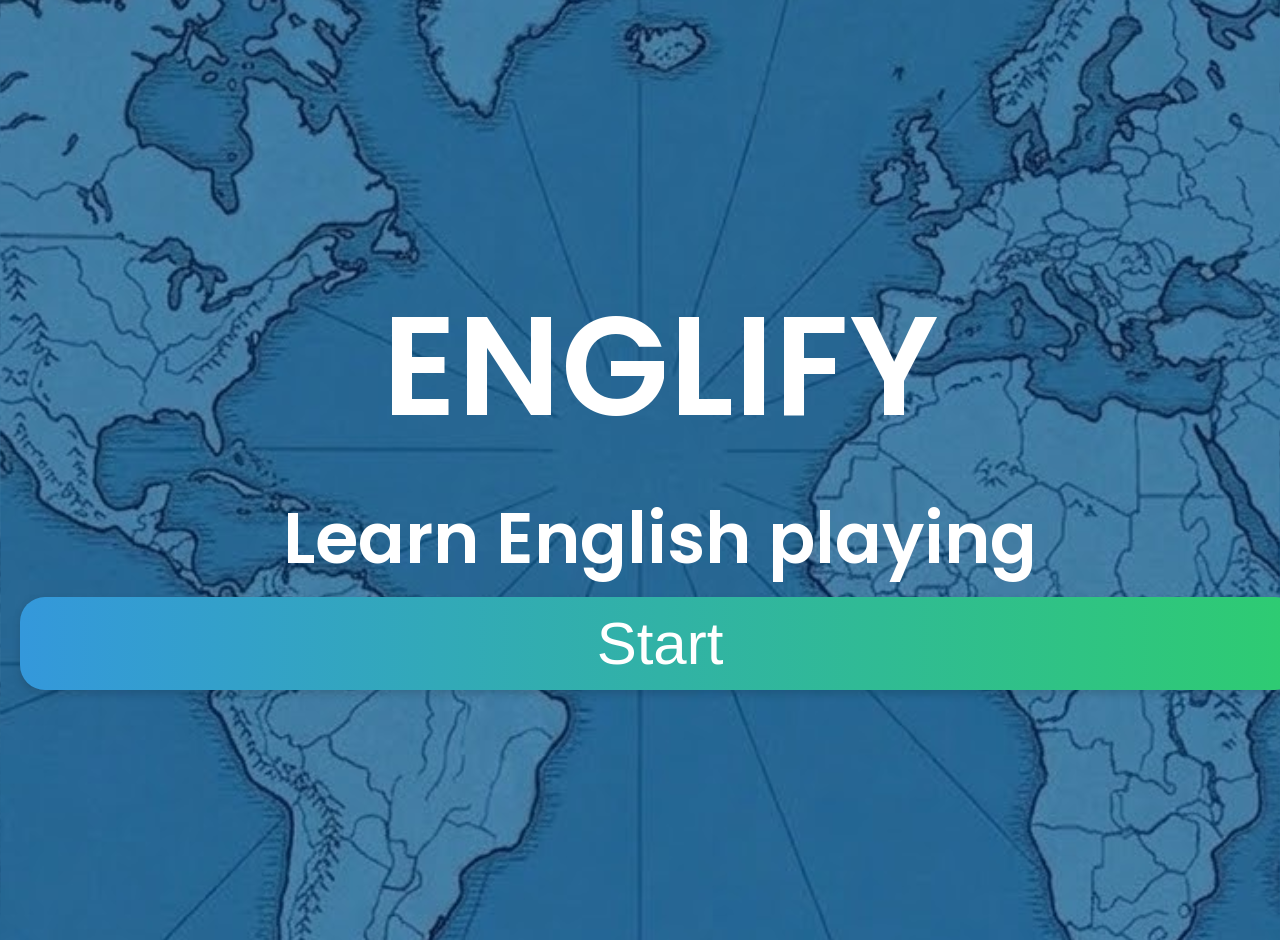
<file: index.html>
<!DOCTYPE html>
<html lang="en">
<head>
<meta charset="UTF-8">
<title>Inglify</title>
<link rel="stylesheet" href="css/style.css">
<link rel="stylesheet" href="css/fondo.css">
</head>

<body class="center">



<h1>ENGLIFY</h1>
<p>Learn English playing</p>

<button class="btn-primary" onclick="start()">Start</button>

<script>
function start(){
window.location.href="login.html"
}
</script>

</body>
</html>
</file>
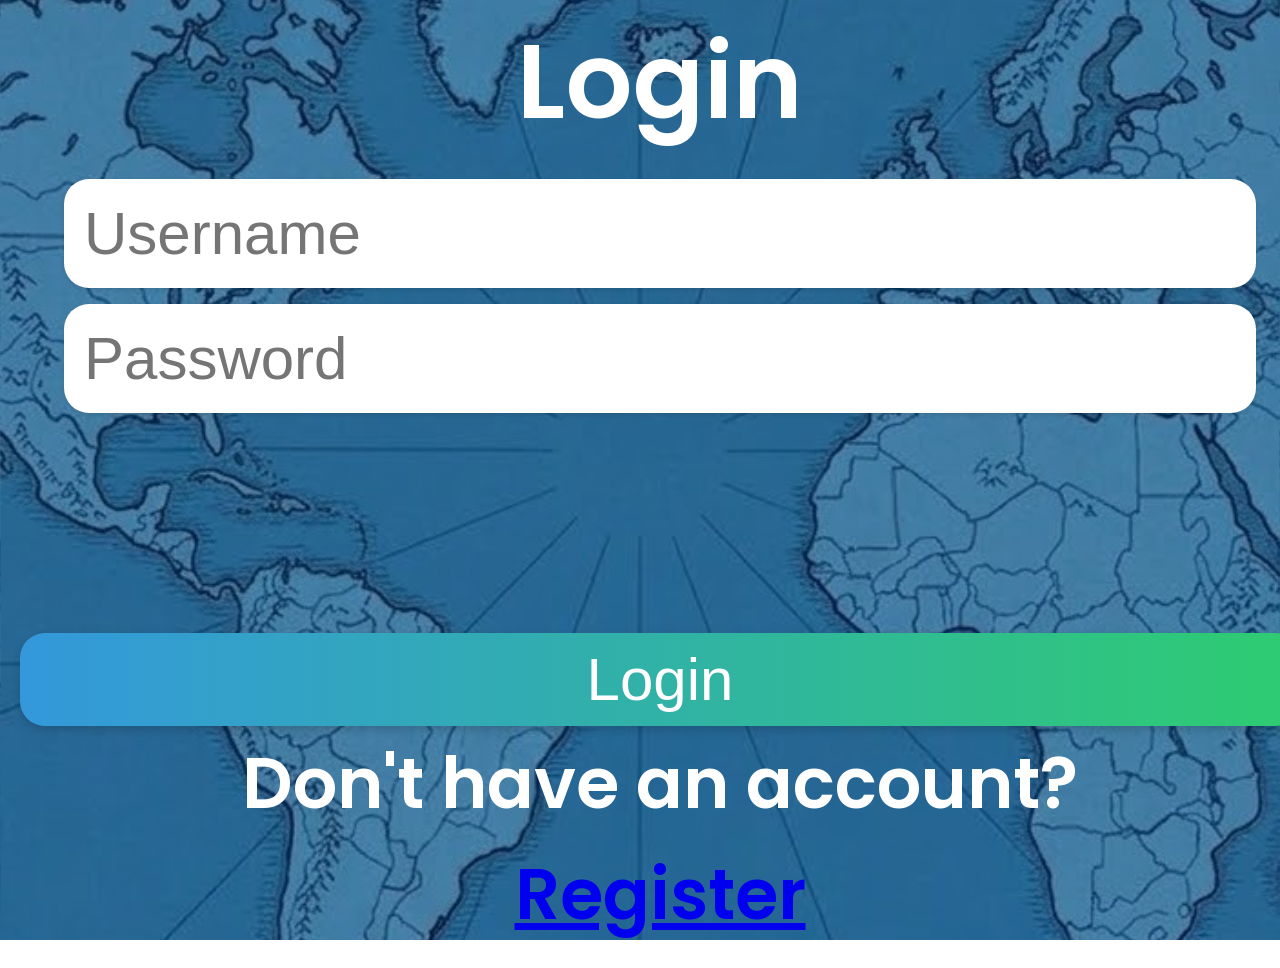
<file: login.html>
<!DOCTYPE html>
<html lang="en">
<head>
<meta charset="UTF-8">
<title>Login</title>
<link rel="stylesheet" href="css/style.css">
<link rel="stylesheet" href="css/fondo.css">
</head>

<body class="center">

<h2>Login</h2>

<input type="text" placeholder="Username">
<input type="password" placeholder="Password">

<br><br>

<button class="btn-primary" onclick="login()">Login</button>

<p>Don't have an account?</p>

<a href="register.html">Register</a>

<script>
function login(){
window.location.href="menu.html"
}
</script>

</body>
</html>
</file>
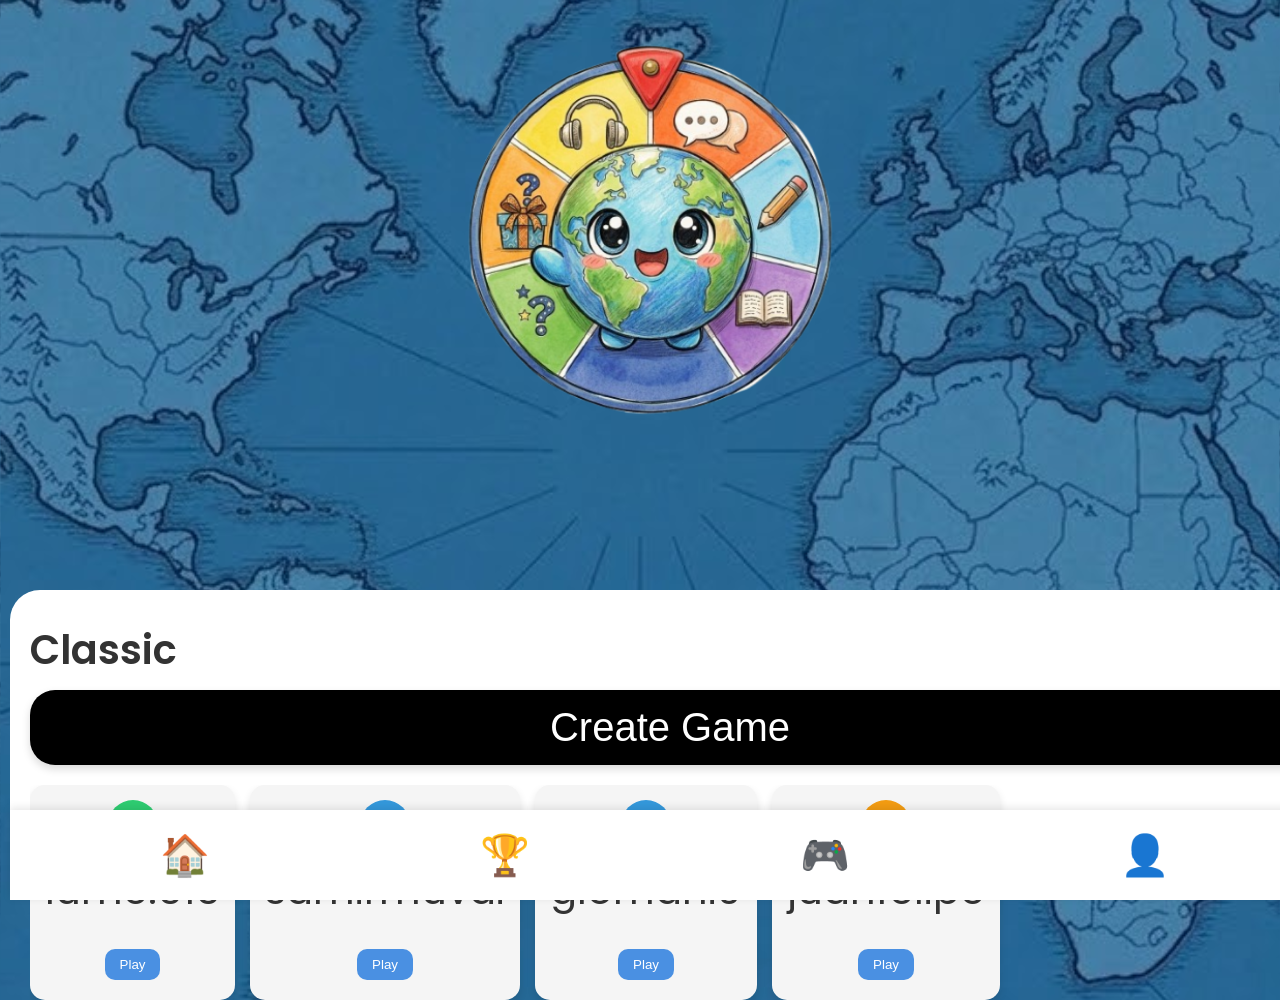
<file: menu.html>
<!DOCTYPE html>
<html lang="en">
<head>
<meta charset="UTF-8">
<title>Inglify Menu</title>
<link rel="stylesheet" href="css/style.css">
<link rel="stylesheet" href="css/fondo.css">
<style>
    
</style>
</head>
<body>
    <div class="icono1">
     <img src="../assets/icn.png" alt="">
    </div>
    

<!-- HERO -->
<div class="hero">

<div class="character">

</div>

</div>


<!-- GAME SECTION -->

<div class="game-section">

<h2>Classic</h2>

<button class="play-btn" onclick="play()">Create Game</button>

<div class="games">

<div class="card">
<div class="avatar green">L</div>
<p>lume.515</p>
<button>Play</button>
</div>

<div class="card">
<div class="avatar blue">S</div>
<p>samirmuvdi</p>
<button>Play</button>
</div>

<div class="card">
<div class="avatar blue">G</div>
<p>glomani0</p>
<button>Play</button>
</div>

<div class="card">
<div class="avatar orange">J</div>
<p>juanfelipe</p>
<button>Play</button>
</div>

</div>

</div>


<!-- BOTTOM NAV -->

<div class="navbar">

<div onclick="goMenu()">🏠</div>
<div onclick="goMissions()">🏆</div>
<div onclick="play()">🎮</div>
<div onclick="goProfile()">👤</div>

</div>

<script>

function play(){
  window.location.href="roulette.html";
}
function goMenu(){
  window.location.href="menu.html";
}
function goMissions(){
  window.location.href="missions.html";
}
function goProfile(){
  window.location.href="profile.html";
}

</script>

</body>
</html>
</file>
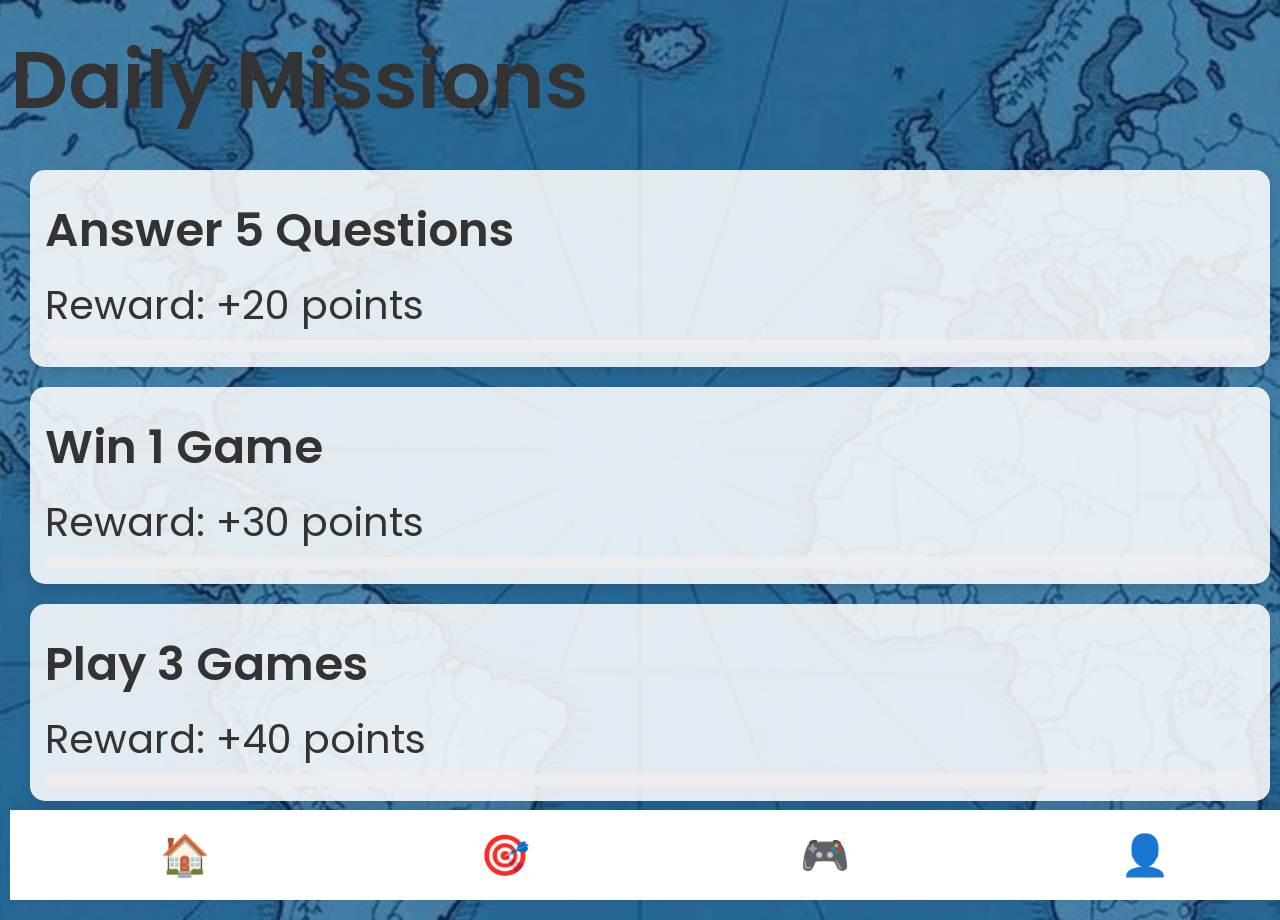
<file: missions.html>
<!DOCTYPE html>
<html lang="en">
<head>
<meta charset="UTF-8">
<title>Missions</title>
<link rel="stylesheet" href="css/style.css">
<link rel="stylesheet" href="css/fondo.css">
</head>

<body>

<h1 class="title">Daily Missions</h1>

<div class="missions">

<div class="mission-card">
<h3>Answer 5 Questions</h3>
<p>Reward: +20 points</p>

<div class="progress-bar">
<div class="progress small"></div>
</div>

</div>

<div class="mission-card">
<h3>Win 1 Game</h3>
<p>Reward: +30 points</p>

<div class="progress-bar">
<div class="progress small"></div>
</div>

</div>

<div class="mission-card">
<h3>Play 3 Games</h3>
<p>Reward: +40 points</p>

<div class="progress-bar">
<div class="progress small"></div>
</div>

</div>

</div>


<!-- NAVBAR -->

<div class="navbar">

<div onclick="goMenu()">🏠</div>
<div class="active">🎯</div>
<div onclick="goGame()">🎮</div>
<div onclick="goProfile()">👤</div>

</div>

<script>

function goMenu(){
window.location.href="menu.html"
}

function goProfile(){
window.location.href="profile.html"
}

function goGame(){
window.location.href="roulette.html"
}

</script>

</body>
</html>
</file>
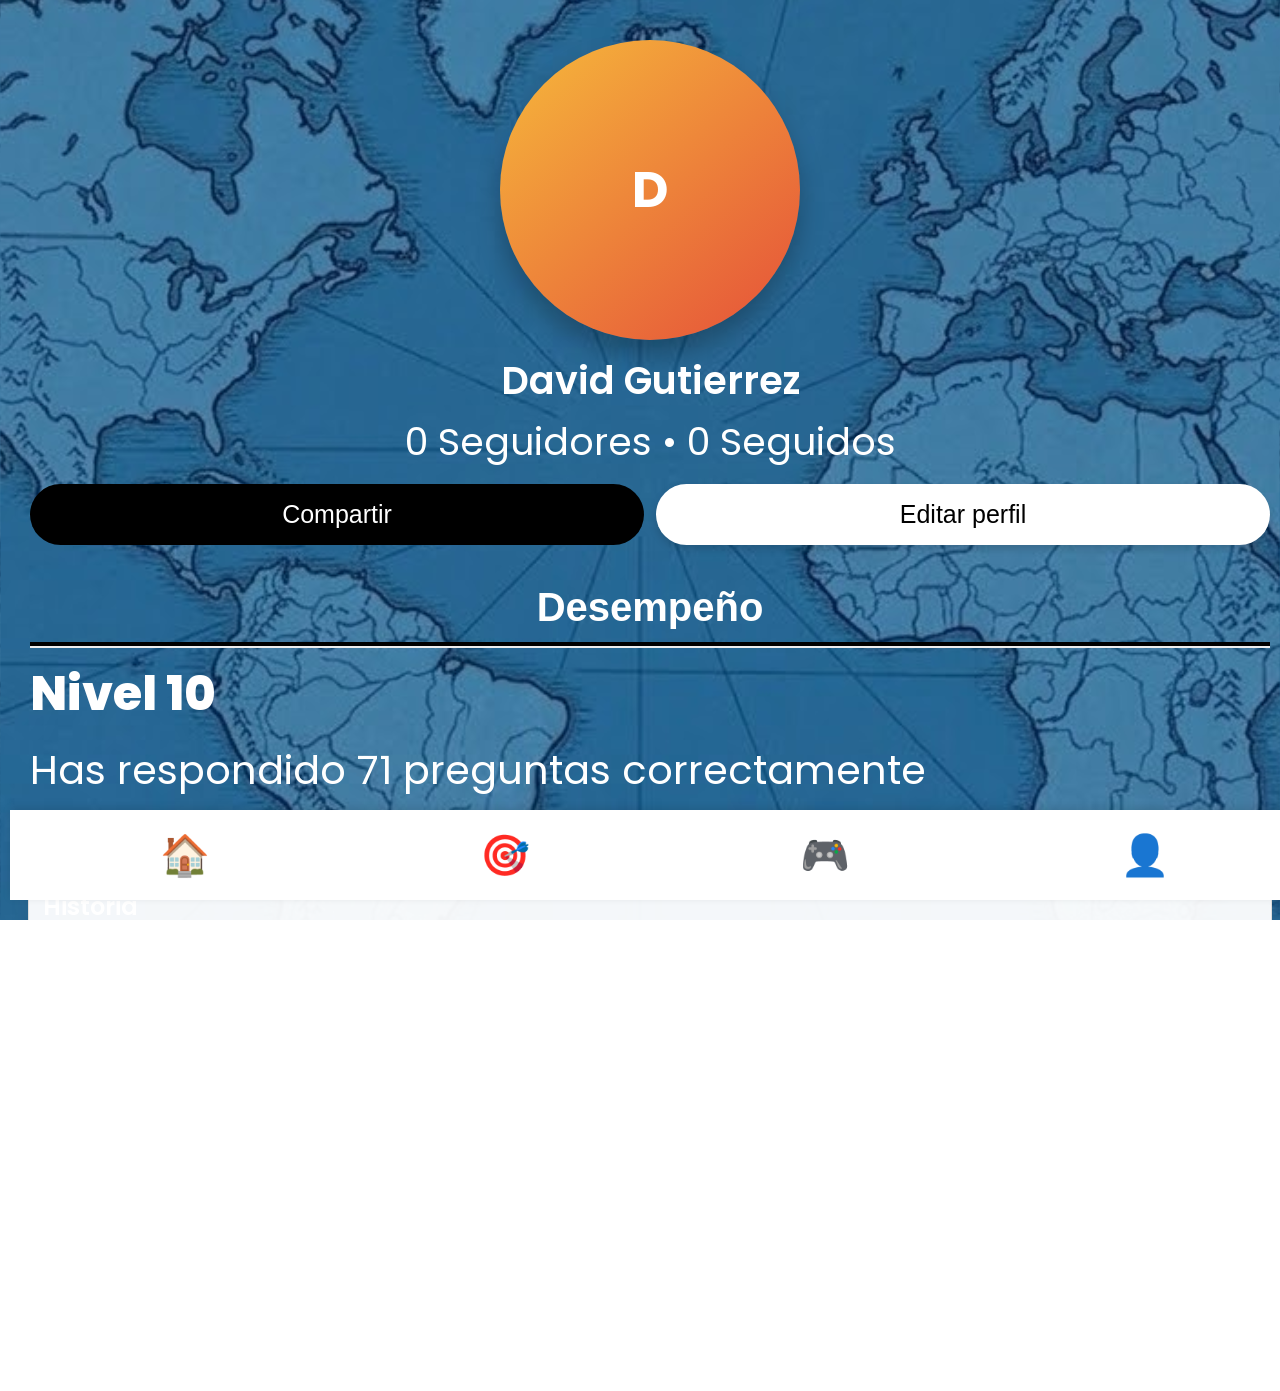
<file: profile.html>
<!DOCTYPE html>
<html lang="en">
<head>
<meta charset="UTF-8">
<title>Profile</title>
<link rel="stylesheet" href="css/style.css">
<link rel="stylesheet" href="css/fondo.css">
<link rel="stylesheet" href="css/perfil.css">
</head>

<body class="profile">

<div class="profile-header">

  <div class="avatar-big">D</div>

  <div class="profile-user">
    <h2>David Gutierrez</h2>
    <p>0 Seguidores • 0 Seguidos</p>
  </div>

</div>

<div class="profile-actions">
  <button class="btn-secondary">Compartir</button>
  <button class="btn-primary">Editar perfil</button>
</div>

<div class="profile-tabs">
  <button class="tab active">Desempeño</button>
</div>

<div class="profile-summary">
  <h1>Nivel 10</h1>
  <p>Has respondido 71 preguntas correctamente</p>
</div>

<div class="profile-cards">
    <div class="profile-card">
    <h4>Tu especialidad: Vocabulary</h4>
    <h3>Historia</h3>
    <p>76% aciertos</p>
        <div class="progress-bar"><div class="progress" style="width:76%"></div>
        </div>
        <span class="icon">📖</span>
    </div>

    <div class="profile-card">
        <h4>La más desafiante: Read</h4>
        <h3>Arte</h3>
        <p>60% aciertos</p>
        <div class="progress-bar"><div class="progress" style="width:60%"></div></div>
        <div class="icvocabulary"></div><span class="icon">📚</span>
    </div>
    
</div>

<div class="profile-progress">

<h3>Progress</h3>

<div class="progress-bar">
<div class="progress"></div>
</div>

<p>60% to next level</p>

</div>


<!-- NAVBAR -->

<div class="navbar">

<div onclick="goMenu()">🏠</div>
<div onclick="goMissions()">🎯</div>
<div onclick="goGame()">🎮</div>
<div class="active">👤</div>

</div>

<script>

function goMenu(){
window.location.href="menu.html"
}

function goMissions(){
window.location.href="missions.html"
}

function goGame(){
window.location.href="roulette.html"
}

</script>

</body>
</html>
</file>
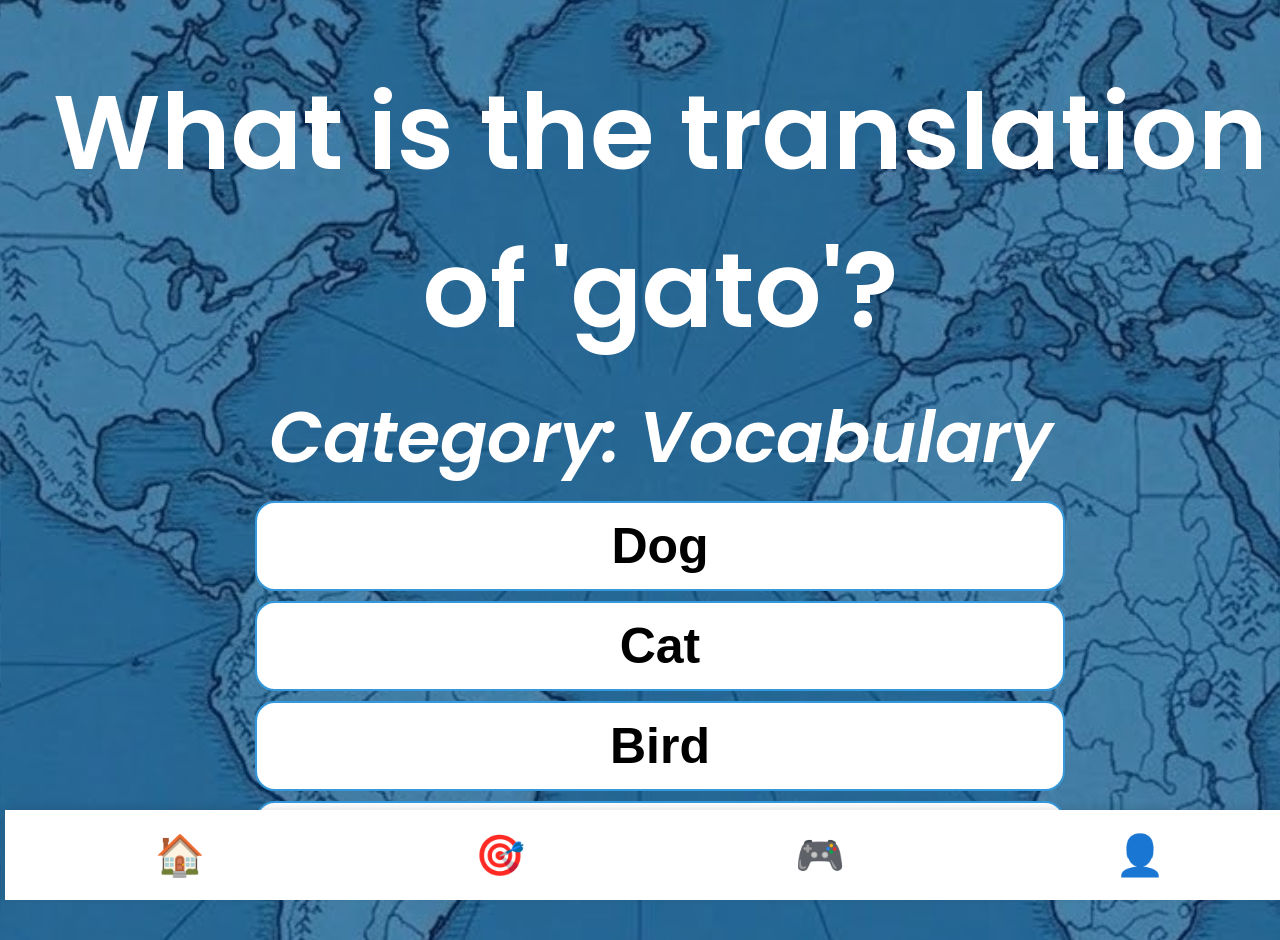
<file: question.html>
<!DOCTYPE html>
<html lang="en">
<head>
<meta charset="UTF-8">
<title>Question</title>
<link rel="stylesheet" href="css/style.css">
<link rel="stylesheet" href="css/alertas.css">
<link rel="stylesheet" href="css/fondo.css">
<script src="js/game.js"></script>
</head>

<body class="center">

<h2 id="question"></h2>
<p id="category" style="font-style:italic; color:#fff;"></p>

<div class="answers">

<button onclick="answer(0)" id="a"></button>
<button onclick="answer(1)" id="b"></button>
<button onclick="answer(2)" id="c"></button>
<button onclick="answer(3)" id="d"></button>

</div>

<!-- NAVBAR -->
<div class="navbar">
  <div onclick="goMenu()">🏠</div>
  <div onclick="goMissions()">🎯</div>
  <div onclick="goGame()">🎮</div>
  <div onclick="goProfile()">👤</div>
</div>

<script>
function goMenu(){ window.location.href="menu.html"; }
function goMissions(){ window.location.href="missions.html"; }
function goGame(){ window.location.href="roulette.html"; }
function goProfile(){ window.location.href="profile.html"; }
</script>

</body>
</html>
</file>
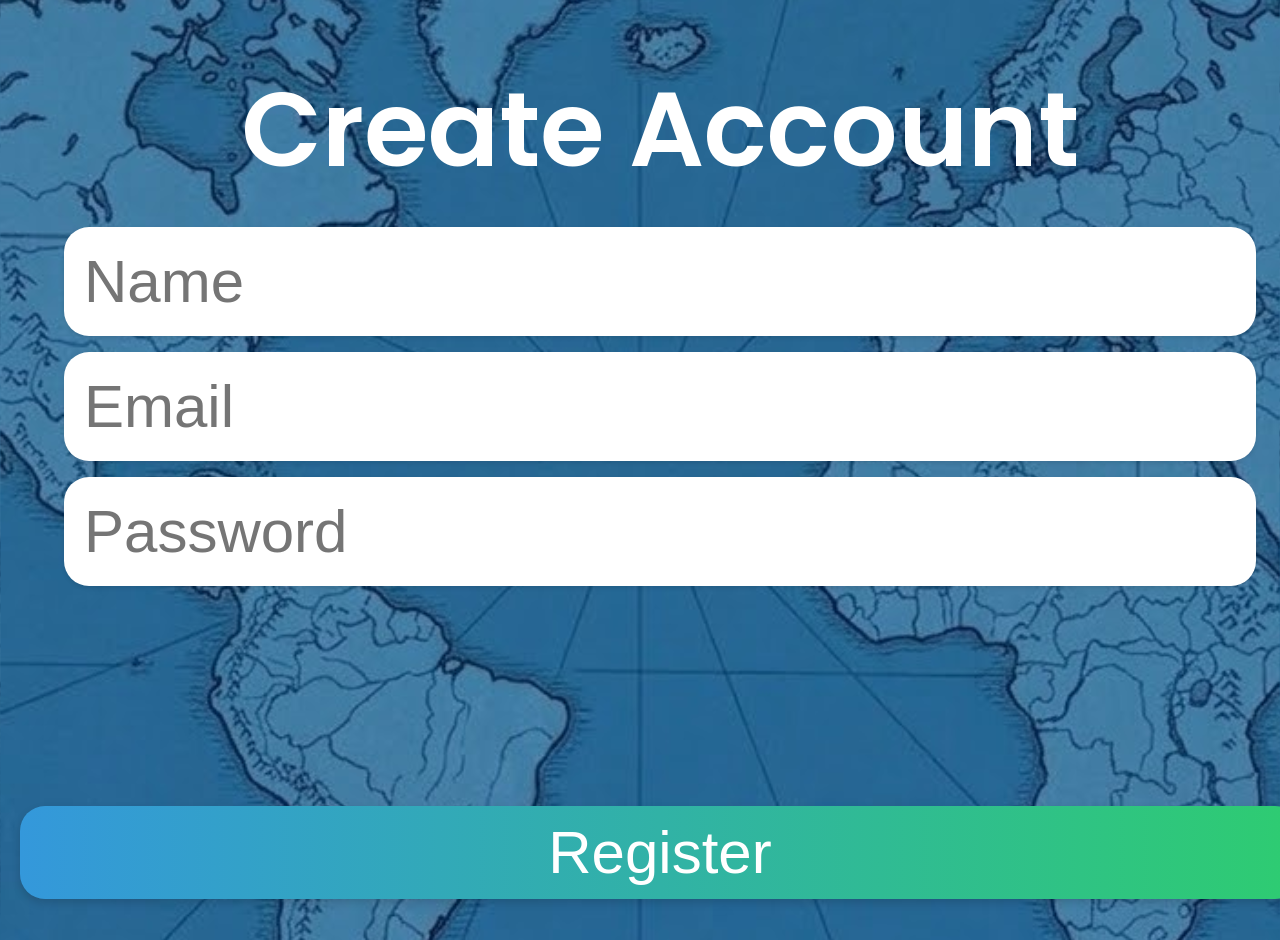
<file: register.html>
<!DOCTYPE html>
<html lang="en">
<head>
<meta charset="UTF-8">
<title>Register</title>
<link rel="stylesheet" href="css/style.css">
<link rel="stylesheet" href="css/fondo.css">
</head>

<body class="center">

<h2>Create Account</h2>

<input type="text" placeholder="Name">
<input type="email" placeholder="Email">
<input type="password" placeholder="Password">

<br><br>

<button class="btn-primary" onclick="register()">Register</button>

<script>
function register(){
window.location.href="menu.html"
}
</script>

</body>
</html>
</file>
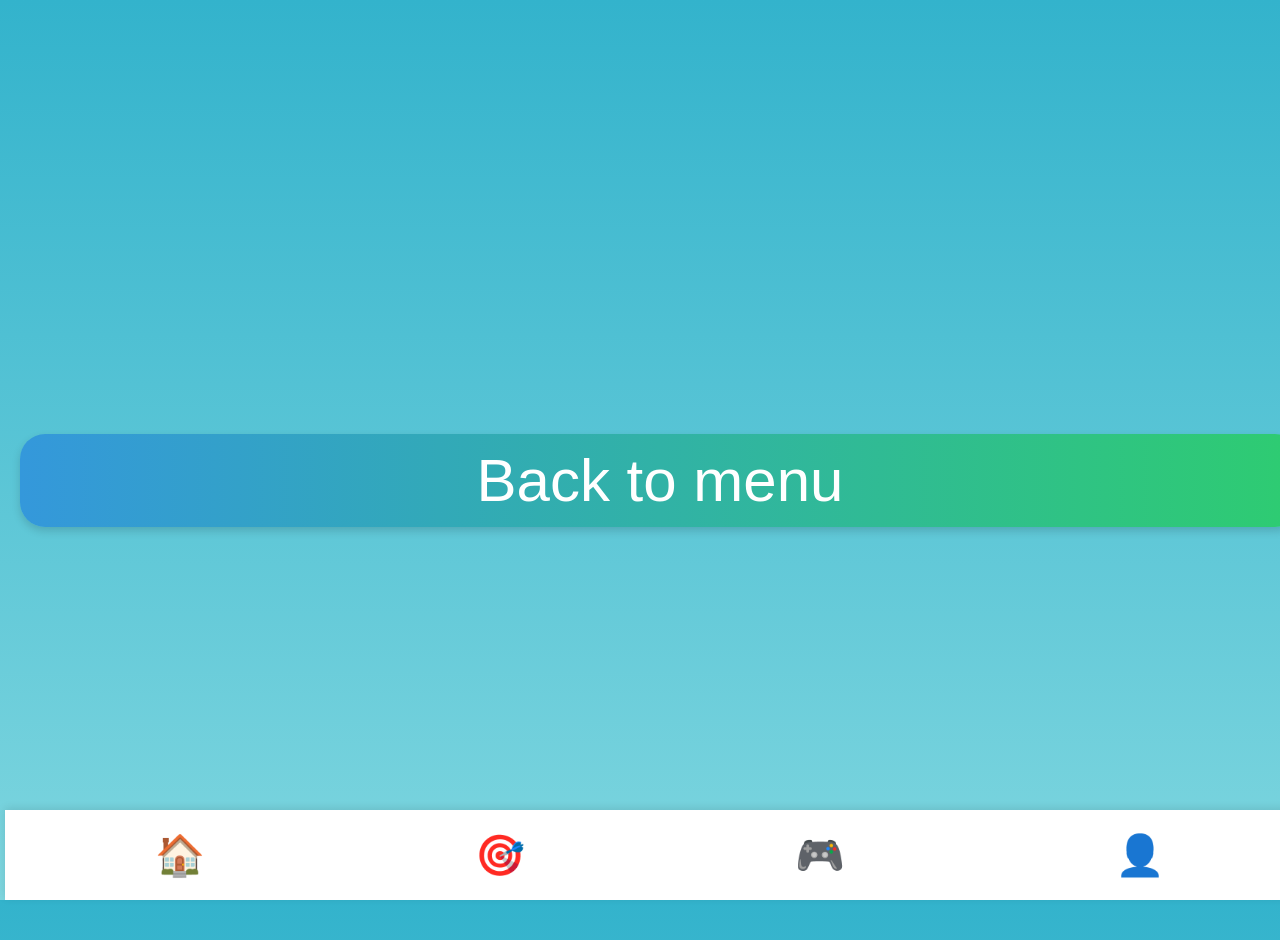
<file: results.html>
<!DOCTYPE html>
<html lang="en">
<head>
<meta charset="UTF-8">
<title>Result</title>
<link rel="stylesheet" href="css/style.css">
</head>

<body class="center">

<h1 id="resultText"></h1>

<button class="btn-primary" onclick="menu()">Back to menu</button>

<script>

let result = localStorage.getItem("result")

document.getElementById("resultText").innerText = result

function menu(){
window.location.href="menu.html"
}

</script>

<!-- NAVBAR -->
<div class="navbar">
  <div onclick="goMenu()">🏠</div>
  <div onclick="goMissions()">🎯</div>
  <div onclick="goGame()">🎮</div>
  <div onclick="goProfile()">👤</div>
</div>

<script>
function goMenu(){ window.location.href="menu.html"; }
function goMissions(){ window.location.href="missions.html"; }
function goGame(){ window.location.href="roulette.html"; }
function goProfile(){ window.location.href="profile.html"; }
</script>

</body>
</html>
</file>
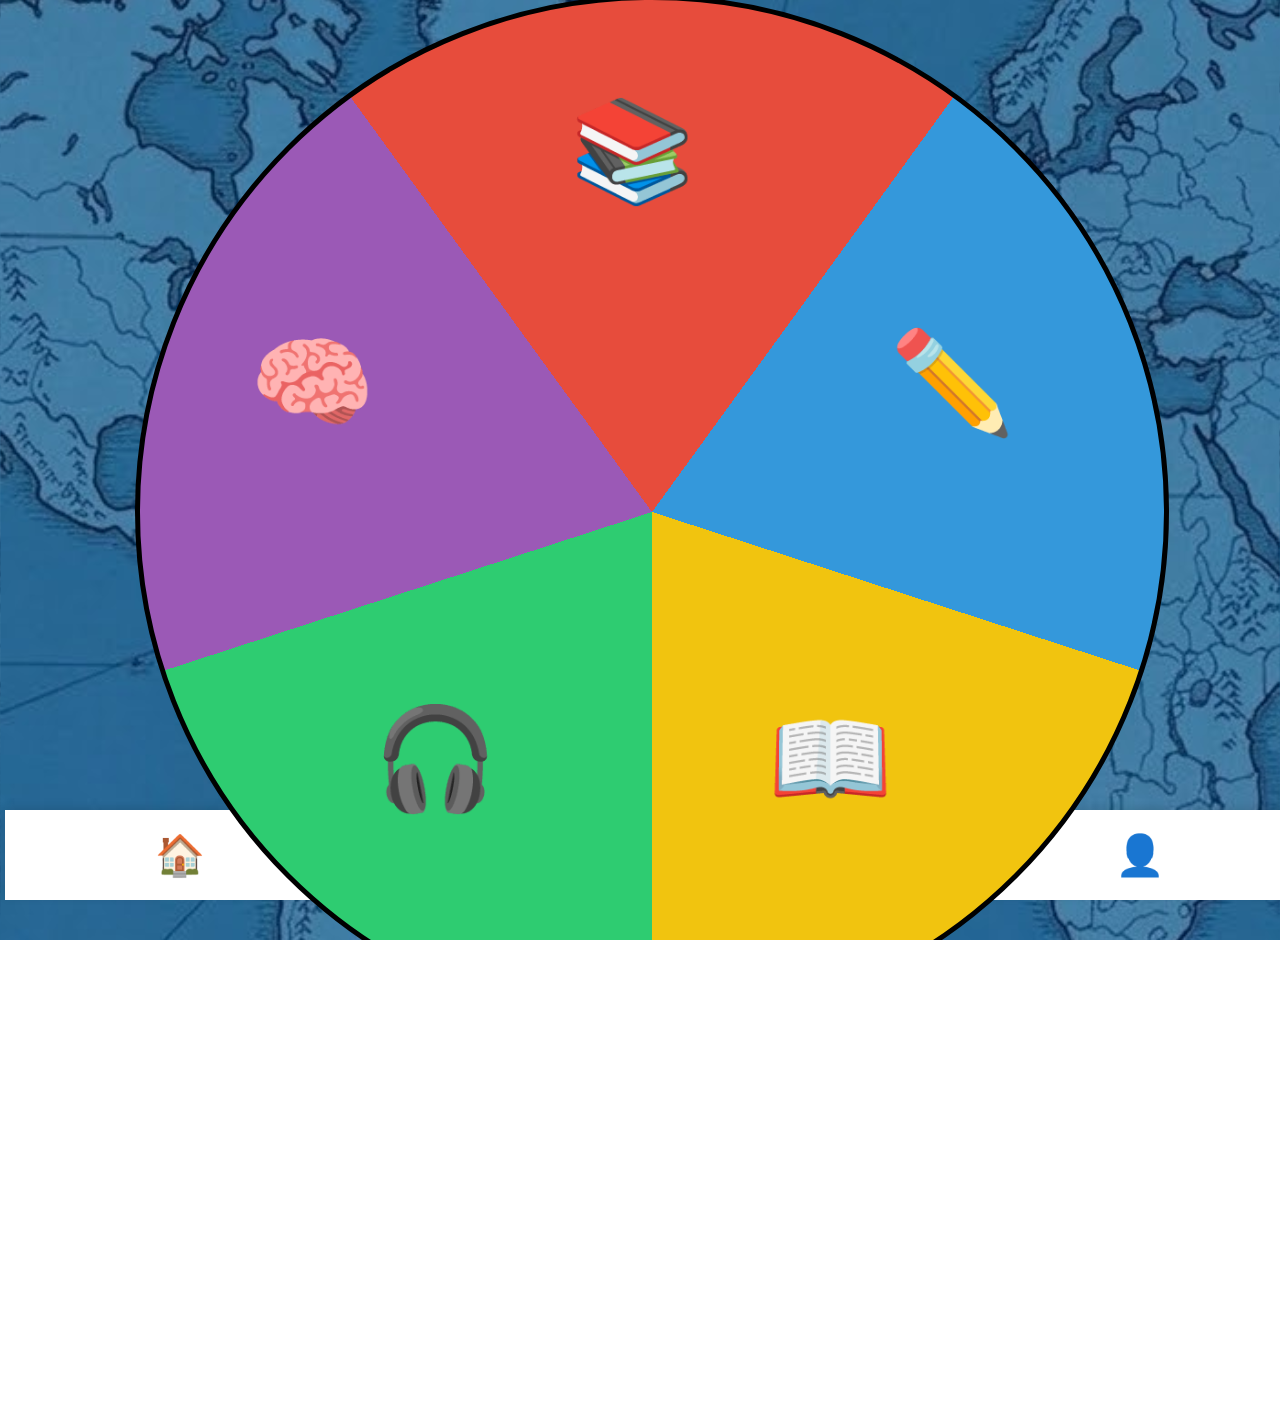
<file: roulette.html>
<!DOCTYPE html>
<html lang="en">
<head>
<meta charset="UTF-8">
<title>Roulette</title>
<link rel="stylesheet" href="css/style.css">
<link rel="stylesheet" href="css/alertas.css">
<link rel="stylesheet" href="css/fondo.css">
<script src="js/game.js"></script>
</head>

<body class="center" id="roulette">

<h1>Spin the Wheel</h1>

<div class="box-player">
  <div class="profile">
    <img src="assets/icn.png" class="profile-pic">
  </div>
  <div class="box">
    <div class="rack"></div>
    <div class="rack"></div>
    <div class="rack"></div>
    <div class="rack"></div>
    <div class="rack"></div>
  </div>
</div>

<div class="wheel-container">
  <div class="pointer"></div>
  <div id="wheel">
    <span class="icon">📚</span>
    <span class="icon">✏️</span>
    <span class="icon">📖</span>
    <span class="icon">🎧</span>
    <span class="icon">🧠</span>
  </div>
  <div class="box-btn">
      <button class="btn-primary" onclick="spin()">SPIN</button>
  </div>
</div>

<div class="box-player">
  <div class="profile">
    <img src="assets/icn.png" class="profile-pic">
  </div>
    <div class="rack"></div>
    <div class="rack"></div>
    <div class="rack"></div>
    <div class="rack"></div>
    <div class="rack"></div>
  </body>
</div>

<!-- NAVBAR -->
<div class="navbar">
  <div onclick="goMenu()">🏠</div>
  <div onclick="goMissions()">🎯</div>
  <div class="active">🎮</div>
  <div onclick="goProfile()">👤</div>
</div>

<script>
function goMenu(){ window.location.href="menu.html"; }
function goMissions(){ window.location.href="missions.html"; }
function goProfile(){ window.location.href="profile.html"; }
</script>

</body>
</html>
</file>
<file: css/style.css>
@import url('https://fonts.googleapis.com/css2?family=Poppins:wght@300;400;600&display=swap');

html, body{
  width:100%;
  height:100%;
  margin:0;
  overflow:hidden; /* disable scroll */
}

body{
  font-family:'Poppins',sans-serif;
  background:linear-gradient(180deg,#33b3cc 0%,#7ed6df 100%);
  min-height:100vh;
  color:#333;
  font-size: 40px;
}

.profile{
    color: white;
}

/* center helper */
.center{
  display:flex;
  font-size: 70px;
  font-weight:600;
  flex-direction:column;
  align-items:center;
  justify-content:center;
  min-height:100vh;
  text-align:center;
  color: white;
  padding:20px;
}

h1,h2,h3{
  margin:10px 0;
  font-weight:600;
}

#roulette h1{
  font-size: 100px;
  margin: 0vh 0 8vh 0;
}

p{
  margin:5px 0;
}

button{
  cursor:pointer;
  transition:all .2s ease;
}

button:hover{
  transform:scale(1.02);
}

/* form elements */
input[type="text"],input[type="password"],input[type="email"],.search{
  width:90vw;
  font-size:60px;
  max-width:90vw;
  border:none;
  padding:20px 20px;
  border-radius:25px;
  margin:8px 0;
  box-shadow:0 2px 4px rgba(0,0,0,.1);
}

input[type="email"]{
  width: 90vw;
}

/* primary button style */
.play-btn, .btn-primary{
  font-size:40px;
  width:100%;
  background:linear-gradient(90deg,#3498db,#2ecc71);
  color:white;
  border:none;
  padding:15px;
  border-radius:25px;
  box-shadow:0 4px 8px rgba(0,0,0,.15);
}

.btn-primary{
  font-size: 60px;
}

/* TOP BAR */

.topbar{

display:flex;
justify-content:space-between;
padding:20px;

}


.icons{

font-size:30px;

}

/* HERO */

.hero{

text-align:center;
margin-top:20px;

}

.character{

font-size:80px;

}

/* GAME SECTION */

game-section{

background:white;
margin-top:40px;
border-radius:30px 30px 0 0;
padding:20px;

}

/* CARDS */

.games{

display:flex;
gap:15px;
overflow-x:auto;

}

.card{

background:#f5f5f5;
padding:15px;
border-radius:15px;
text-align:center;
min-width:120px;
box-shadow:0 4px 8px rgba(0,0,0,.1);

}

.card button{

background:#4a90e2;
border:none;
color:white;
padding:8px 15px;
border-radius:10px;

}

/* AVATARS */

.avatar{

width:50px;
height:50px;
border-radius:50%;
display:flex;
align-items:center;
justify-content:center;
color:white;
font-weight:bold;
margin:auto;
margin-bottom:10px;

}

.green{background:#2ecc71;}
.blue{background:#3498db;}
.orange{background:#f39c12;}

/* NAVBAR */

.navbar{

position:fixed;
bottom:0;
width:100%;
background:white;
display:flex;
justify-content:space-around;
padding:15px;
font-size:22px;
box-shadow:0 -2px 8px rgba(0,0,0,.1);
}

/* roulette-specific layout */
body.roulette {
  justify-content:flex-start;
  padding-top:20px;
}

/* responsive tweaks for small screens */
@media (max-width: 6000px) {
  /* general mobile tweaks */
  body { padding:10px; }
  

  .play-btn, .btn-primary { padding:12px; }
  input[type="text"], input[type="password"], .search { width:90%; }

  .navbar { padding:10px; font-size:18px; }
  .games { gap:10px; }
  .card { min-width:100px; }

  /* center roulette content vertically and horizontally */
  body.roulette { justify-content:center;  }

  .box-btn {
    display:flex;
    justify-content:center;
  }

  /* scale wheel down */
  #wheel .slice { width:260px; height:260px; padding-top:26px; }
  #wheel .icon { width:30px; height:30px; font-size: 100px;}
  .pointer { border-left:15px solid transparent; border-right:15px solid transparent; border-top:20px solid #e74c3c; }
}

.navbar div{
  cursor:pointer;
  transition:transform .2s, color .2s;
}

.navbar div:hover{
  transform:scale(1.2);
}

.navbar .active{
  color:#3498db;
}

/* specific pages */

.missions{
  display:flex;
  flex-direction:column;
  gap:20px;
  padding:20px;
}

.answers{
  display:flex;
  flex-direction:column;
  width:100%;
  max-width:90vh;
}

.answers button{
  margin:5px 0;
  padding:12px 20px;
  border-radius:20px;
  background:#fff;
  border:2px solid #3498db;
  color:#000;
  font-weight:600;
  height: 90px;
  font-size: 50px;
}

.answers button:hover{
  background:#3498db;
  color:#fff;
}

/* wheel container positions pointer */
.wheel-container{
  position:relative;
  width:100vw; /* bigger container to match larger wheel */
  margin: 2vh 0 2vh 0;
}

#wheel{
  border:5px solid #000;
  border-radius:50%;
  width:80vw;
  height:80vw;
  position:relative;
  margin: 0 0 5vh 9%;
  /* shift start of gradient so 0deg corresponds to 324deg on the wheel; red stays a single slice */
  background: conic-gradient(from 324deg,
    #e74c3c 0deg 72deg,
    #3498db 72deg 144deg,
    #f1c40f 144deg 216deg,
    #2ecc71 216deg 288deg,
    #9b59b6 288deg 360deg
  );
  overflow:hidden; /* clip icons outside */
  z-index: 1;
}

#wheel .slice{
  position:absolute;
  width:400px;
  height:400px;
  top:0;
  left:0;
  display:flex;
  align-items:flex-start; /* push emoji toward outer edge */
  justify-content:center;
  padding-top:40px;
  clip-path: polygon(50% 50%, 100% 0, 100% 100%);
}

#wheel .icon{
  position:absolute;
  top:45%;
  left:42%;
  display:inline-block;
  line-height:50px;
  text-align:center;
  transform-origin:50% 50%; /* rotate around center */
}

/* remove old slice color rules since background gradient handles it */


.pointer{
  position:absolute;
  top:-20px; /* offset for larger wheel */
  left:50%;
  transform:translateX(-50%);
  width:25px;
  height:25px;
  border-left:20px solid transparent;
  border-right:20px solid transparent;
  border-top:25px solid #e74c3c; /* pointing down towards wheel */
  z-index: 2;
}

/* spin animation */
@keyframes spin {
  0% { transform: rotate(0deg); }
  100% { transform: rotate(1080deg); }
}


.spin-animation {
  animation: spin 3s ease-out;
}

.mission-card{
  background:#ffffffdd;
  border-radius:15px;
  padding:15px;
  box-shadow:0 4px 8px rgba(0,0,0,.1);
}

.progress-bar{
  background:#eee;
  border-radius:10px;
  overflow:hidden;
  height:12px;
}

.progress{
  height:100%;
  background:#3498db;
  width:0%; /* animate via JS if needed */
}



/*ificaciones anteriores*/
.profile-header{display:none;}
.profile-stats{display:none;}
.profile-progress{display:none;}

.stat{
  background:#fff;
  padding:15px;
  border-radius:10px;
  box-shadow:0 4x 8px rgba(0,0,0,.1);
  width:80px;
}

.profile-progress{
  padding:20px;
}





.search{

border:none;
padding:10px 15px;
border-radius:20px;
width:60%;

}

.icons{

font-size:20px;

}

/* HERO */

.hero{

text-align:center;
margin-top:20px;

}

.character{

font-size:80px;

}

/* GAME SECTION */

.game-section{
position: absolute;
width:100%;
bottom:0;
background:white;
border-radius:30px 30px 0 0;
padding:20px;
height: 30%;
}

.game-section h2{
font-size: 40px;
}

.play-btn{

width:100%;
background:black;
color:white;
border:none;
padding:15px;
border-radius:25px;
margin-bottom:20px;

}

/* CARDS */

.games{

display:flex;
gap:15px;
overflow-x:auto;

}

.card{

background:#f5f5f5;
padding:15px;
border-radius:15px;
text-align:center;
min-width:120px;

}

.card button{

background:#4a90e2;
border:none;
color:white;
padding:8px 15px;
border-radius:10px;

}

/* AVATARS */

.avatar{

width:50px;
height:50px;
border-radius:50%;
display:flex;
align-items:center;
justify-content:center;
color:white;
font-weight:bold;
margin:auto;
margin-bottom:10px;

}

.green{background:#2ecc71;}
.blue{background:#3498db;}
.orange{background:#f39c12;}

/* NAVBAR */

.navbar{

position:fixed;
bottom:0;
width:100%;
min-height: 3.1%;
background:white;
display:flex;
justify-content:space-around;
padding:15px;
font-size:22px;

}

.navbar div{
cursor:pointer;
font-size: 40px;
}
/* icono 1 */

.icono1{
    display: flex;
    height: 50vh;
    justify-content: center;   
}

.box-player{
    display: flex;
    justify-content: center;
    align-items: center;
    width: 95vw;
    height: 20vw;
    background-color: #3498db;
    color: white;
    border-radius: 10px;
}

.profile .profile-pic{
    width: 200px;
    height: 200px;
    border-radius: 50%;
    background-color: #2ecc71;
    color: white;
    font-size: 24px;
    display: flex;
}

.box{
  display: flex;
}

.rack{
    display: flex;
    flex-direction: row;
    justify-content: center;
    align-items: center;
    width: 13vw;
    height: 13vw;
    background-color: #7ed6dfef;
    color: white;
    border-radius: 10px;
    border: 2px solid #000
}
</file>
<file: css/fondo.css>
body {
    background-image: url('../assets/fondo.jpg');
    background-size: cover;
    background-position: center;
}
</file>
<file: css/perfil.css>
.profile-header{
  display:flex;
  flex-direction:column;
  align-items:center;
  text-align:center;
  padding:30px 20px 10px;
}

.avatar-big{
  width:300px;
  height:300px;
  border-radius:50%;
  background:linear-gradient(140deg,#f6b93b,#e55039);
  color:white;
  font-size:50px;
  display:flex;
  align-items:center;
  justify-content:center;
  font-weight:700;
  box-shadow:0 15px 25px rgba(0,0,0,.25);
  margin-bottom:12px;
}

.profile-user h2{
  margin:0;
  font-size:38px;
}

.profile-user p{
  margin:4px 0;
  color:white;
  font-size:38px;
}


.profile-actions {
  padding: 0 20px 14px;
  display: flex;
  gap: 12px;
}

.profile-actions button {
  flex: 1;
}

.profile-actions .btn-secondary,
.profile-actions .btn-primary {

  padding: 14px 0;
  border-radius: 999px;
  font-size: 25px;
  font-weight: 500;
  border: 2px solid transparent;
  
}

.btn-secondary {
  font-size: 25px;
  background: #000;
  color:#fff; 
  flex: 1;
}

.btn-primary {
  background: white;
  color: black;
  width: 50%;
  flex: 1;
}

.profile-tabs {
  display: flex;
  margin: 14px 20px 4px;
  border-bottom: 2px solid #eee;
  font-size: 40px;
}

.profile-tabs .tab {
  flex: 1;
  padding: 12px 0;
  background: transparent;
  border: none;
  color: #777;
  font-size: 8px;
  font-weight: 700;
}



.profile-tabs .tab.active {
  color: white;
  border-bottom: 4px solid #000;
  font-size: 40px;
}

.profile-summary {
  padding: 0 20px 20px;
}


  .profile-summary h1 {
  font-size: 48px;
  font-weight:800;
}



.profile-summary p {
  color: white;
  font-size: 40px;
}

.profile-cards {
  display: flex;
  flex-direction: column;
  gap: 14px;
  padding: 0 18px 20px;
}

.profile-card {
  background: rgba(255,255,255,.95);
  border: 1px solid #ddd;
  border-radius: 16px;
  padding: 12px 14px;
  box-shadow: 0 8px 20px rgba(0,0,0,.08);
  height: 25vh;

}

.profile-card h4 {
  margin:0; color:#000; letter-spacing:.5px;
  font-size: 30px;
}

.profile-card h3 {
  margin: 6px 0 2px;
  font-size: 24px;
}

.profile-card p {
  margin: 0 0 8px;
  font-size: 30px;
  color: #000000;
}

.progress{
  transition: width 0.8s ease;
}

.profile-progress{
  padding: 0 20px 20px;
  text-align:center;
}

.profile-progress h3{
  font-size:22px;
  margin-bottom:10px;
  color:white;
}

.profile-progress .progress-bar{
  height:14px;
  background:#e1e1e1;
  border-radius:999px;
  overflow:hidden;
}

.profile-progress .progress{
  height:100%;
  width:60%;
  background:linear-gradient(90deg,#f39c12,#eb2f06);
}

.profile-progress p{
  color:white;
  margin-top:8px;
}

.icvocabulary{
  display:flex;
  justify-content:center;
  align-items:center;
}

.icon{
  font-size:10vh;
  margin-left:35%;
}
</file>
<file: css/alertas.css>
.alertas-overlay {
  position: fixed;
  inset: 0;
  background: rgba(0, 0, 0, 0.45);
  display: flex;
  align-items: center;
  justify-content: center;
  z-index: 9999;
  opacity: 0;
  visibility: hidden;
  transition: opacity .2s ease, visibility .2s ease;
}

.alertas-overlay.show {
  opacity: 1;
  visibility: visible;
}

.alertas-box {
  width: min(620px, 90vw);
  max-width: 620px;
  border-radius: 20px;
  padding: 26px 28px;
  text-align: center;
  box-shadow: 0 18px 40px rgba(0,0,0,.3);
  color: #fff;
  border: 2px solid rgba(255,255,255,.3);
  transform: translateY(-12px);
  transition: transform .2s ease;
}

.alertas-overlay.show .alertas-box {
  transform: translateY(0);
}

.alertas-icon {
  font-size: 82px;
  margin-bottom: 12px;
}

.alertas-title {
  margin: 0;
  font-size: 36px;
  font-weight: 800;
  line-height: 1.2;
}

.alertas-subtitle {
  margin: 8px 0 0;
  font-size: 20px;
  font-weight: 600;
  color: rgba(255,255,255,.95);
}

.alertas-box.vocabulary { background: linear-gradient(135deg, #ff5137, #e41b2d); }
.alertas-box.grammar    { background: linear-gradient(135deg, #9b59b6, #8e44ad); }
.alertas-box.reading    { background: linear-gradient(135deg, #f9d300, #f39c12); color: #000; }
.alertas-box.listening  { background: linear-gradient(135deg, #0cc36b, #0da156); }
.alertas-box.writing    { background: linear-gradient(135deg, #3890ff, #2360c9); }
</file>
